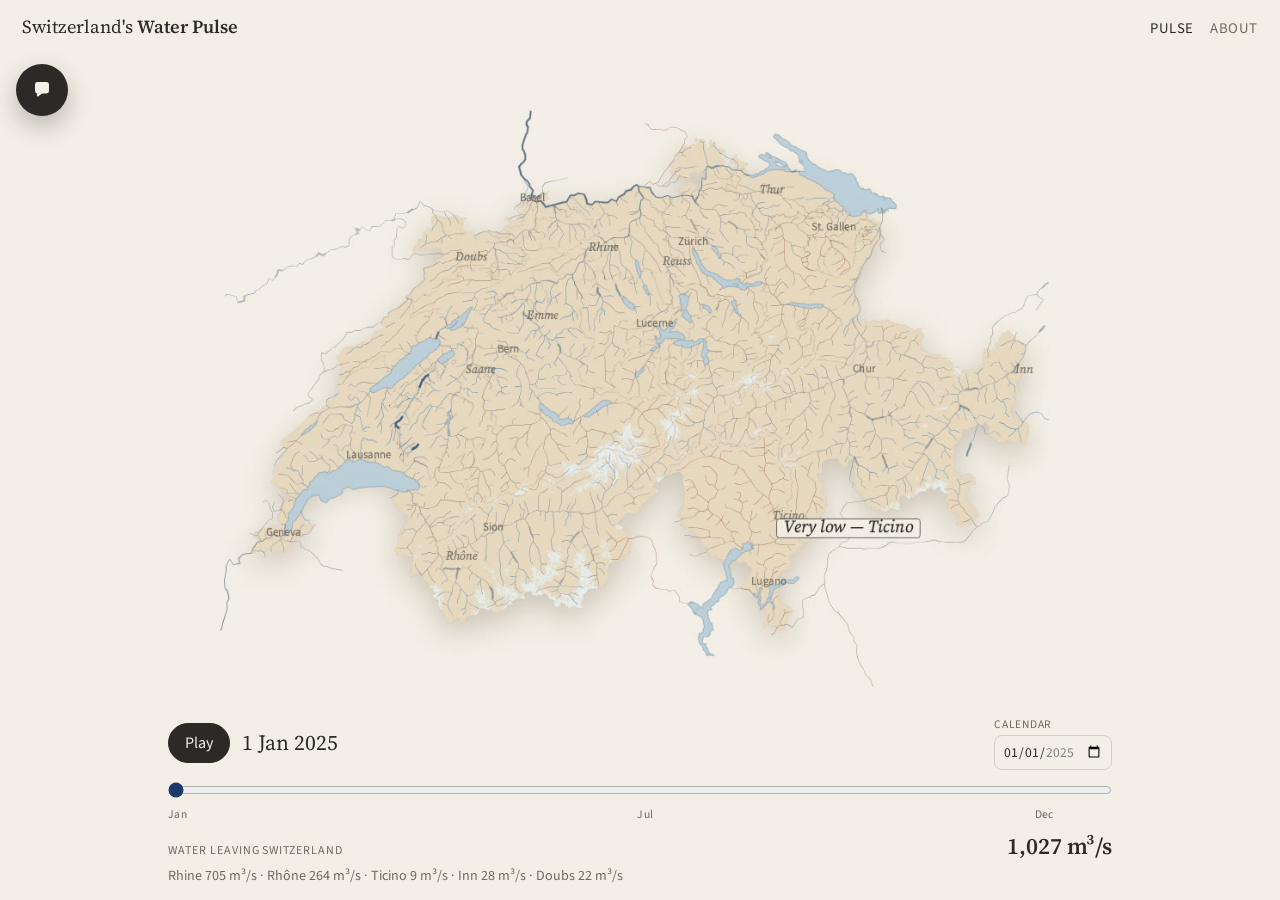
<file: docs/index.html>
<!DOCTYPE html>
<html lang="en">
  <head>
    <meta charset="utf-8" />
    <meta name="viewport" content="width=device-width, initial-scale=1, viewport-fit=cover" />
    <title>Switzerland's Water Pulse</title>
    <meta
      name="description"
      content="Every river in Switzerland, every day of 2025. Scrub the year, pick a date, or ask the film what the water was doing."
    />
    <meta property="og:title" content="Switzerland's Water Pulse" />
    <meta
      property="og:description"
      content="Every river in Switzerland, every day of 2025. Ribbon width follows discharge. Colour is the river against its own normal."
    />
    <meta property="og:type" content="website" />
    <meta property="og:url" content="https://alexanderduckworthhu.github.io/swiss-water-pulse/" />
    <meta property="og:image" content="https://alexanderduckworthhu.github.io/swiss-water-pulse/poster.jpg" />
    <link rel="canonical" href="https://alexanderduckworthhu.github.io/swiss-water-pulse/" />
    <link rel="icon" href="favicon.svg" type="image/svg+xml" />
    <link rel="preconnect" href="https://fonts.googleapis.com" />
    <link rel="preconnect" href="https://fonts.gstatic.com" crossorigin />
    <link
      href="https://fonts.googleapis.com/css2?family=Source+Sans+3:ital,wght@0,400;0,600;1,400&amp;family=Source+Serif+4:ital,opsz,wght@0,8..60,500;0,8..60,600;1,8..60,500&amp;display=swap"
      rel="stylesheet"
    />
    <link rel="stylesheet" href="styles.css?v=6" />
  </head>
  <body class="film-page">
    <header class="top">
      <a class="brand" href="./">Switzerland's <strong>Water Pulse</strong></a>
      <nav class="site-nav" aria-label="Pages">
        <a href="./" aria-current="page">Pulse</a>
        <a href="about.html">About</a>
      </nav>
    </header>

    <main class="pulse">
      <div class="stage">
        <video id="film" poster="poster.jpg?v=12" playsinline preload="metadata" aria-label="Switzerland's Water Pulse, 2025"></video>
        <button type="button" id="btn-chat" class="chat-toggle" aria-expanded="false" aria-controls="chat" aria-label="Ask about the water">
          <svg class="icon-chat" viewBox="0 0 24 24" aria-hidden="true">
            <path
              fill="currentColor"
              d="M5 6.4A2.4 2.4 0 0 1 7.4 4h9.2A2.4 2.4 0 0 1 19 6.4v6.7a2.4 2.4 0 0 1-2.4 2.4H12l-3.4 2.7c-.7.55-1.7.06-1.7-.8v-1.9H7.4A2.4 2.4 0 0 1 5 13.1V6.4Z"
            />
          </svg>
          <svg class="icon-close" viewBox="0 0 24 24" aria-hidden="true">
            <path fill="currentColor" d="M6.4 5 12 10.6 17.6 5 19 6.4 13.4 12 19 17.6 17.6 19 12 13.4 6.4 19 5 17.6 10.6 12 5 6.4Z" />
          </svg>
        </button>
        <section class="chat" id="chat" hidden>
          <div class="chat-head">
            <p class="chat-label">Ask the year</p>
            <button type="button" id="chat-close" aria-label="Close chat">×</button>
          </div>
          <div class="chat-log" id="chat-log" role="log" aria-live="polite"></div>
          <form class="ask" id="ask-form">
            <div class="ask-row">
              <label class="sr-only" for="ask-input">Question</label>
              <input id="ask-input" type="text" autocomplete="off" placeholder="Rhine on 15 June, or the peak day" />
              <button type="submit" aria-label="Send">
                <svg viewBox="0 0 24 24" aria-hidden="true">
                  <path fill="currentColor" d="M4 12.2 19.2 4.8c.7-.3 1.4.4 1.1 1.1L13.6 20c-.3.8-1.4.7-1.6-.1l-1.6-6.1-6.1-1.6c-.8-.2-.9-1.3-.3-1.6Z" />
                </svg>
              </button>
            </div>
          </form>
        </section>
      </div>

      <section class="controls" aria-label="Timeline">
        <div class="control-row">
          <button type="button" id="play" class="play">Play</button>
          <p id="stamp" class="stamp">1 Jan 2025</p>
          <label class="calendar">
            <span>Calendar</span>
            <input id="calendar" type="date" min="2025-01-01" max="2025-12-31" value="2025-01-01" />
          </label>
        </div>
        <label class="slider">
          <span class="sr-only">Day of 2025</span>
          <input id="day" type="range" min="0" max="364" value="0" step="1" />
        </label>
        <div class="ticks" aria-hidden="true">
          <span style="left: 0">Jan</span>
          <span style="left: 49.7%">Jul</span>
          <span style="left: 91.8%">Dec</span>
        </div>
        <p class="headline"><span>Water leaving Switzerland</span> <strong id="total">—</strong></p>
        <p id="parts" class="parts"></p>
      </section>
    </main>

    <script src="app.js?v=13"></script>
    <script src="chat.js?v=7"></script>
  </body>
</html>
</file>
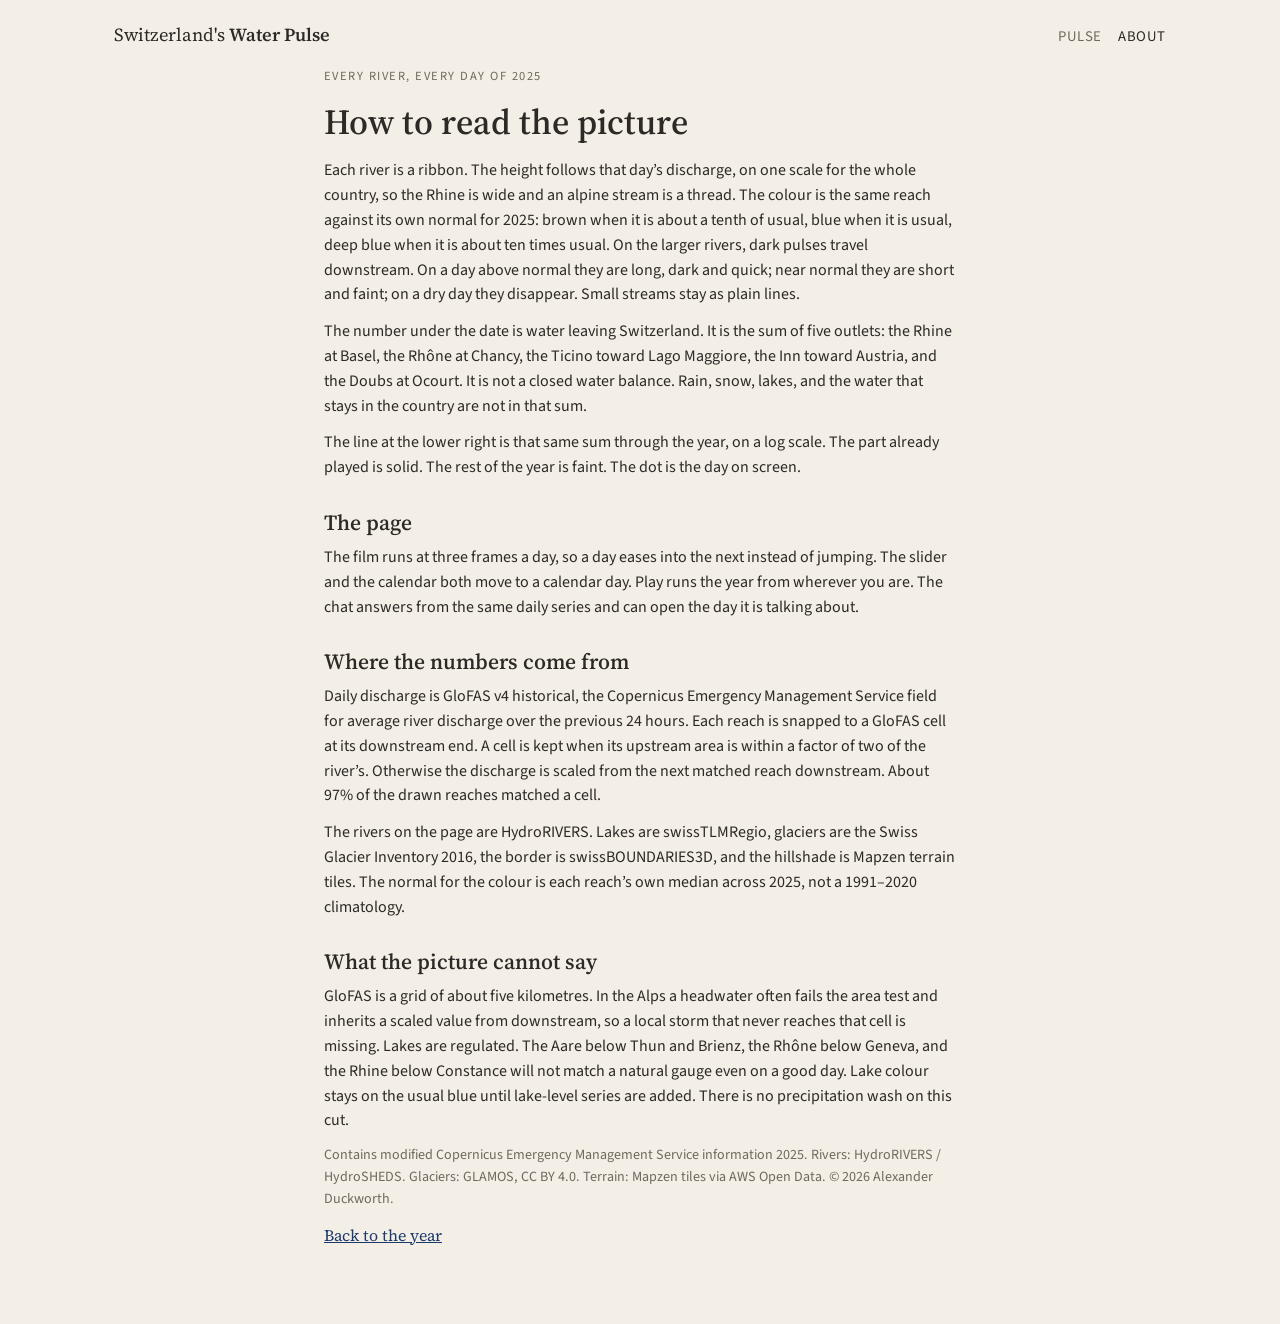
<file: docs/about.html>
<!DOCTYPE html>
<html lang="en">
  <head>
    <meta charset="utf-8" />
    <meta name="viewport" content="width=device-width, initial-scale=1, viewport-fit=cover" />
    <title>About · Switzerland's Water Pulse</title>
    <meta
      name="description"
      content="How the Water Pulse film is drawn: discharge, colour, the five outlets, and what the picture cannot say."
    />
    <link rel="canonical" href="https://alexanderduckworthhu.github.io/swiss-water-pulse/about.html" />
    <link rel="icon" href="favicon.svg" type="image/svg+xml" />
    <link rel="preconnect" href="https://fonts.googleapis.com" />
    <link rel="preconnect" href="https://fonts.gstatic.com" crossorigin />
    <link
      href="https://fonts.googleapis.com/css2?family=Source+Sans+3:ital,wght@0,400;0,600;1,400&amp;family=Source+Serif+4:ital,opsz,wght@0,8..60,500;0,8..60,600;1,8..60,500&amp;display=swap"
      rel="stylesheet"
    />
    <link rel="stylesheet" href="styles.css?v=1" />
  </head>
  <body class="about-page">
    <header class="top">
      <a class="brand" href="./">Switzerland's <strong>Water Pulse</strong></a>
      <nav class="site-nav" aria-label="Pages">
        <a href="./">Pulse</a>
        <a href="about.html" aria-current="page">About</a>
      </nav>
    </header>

    <article class="about">
      <p class="kicker">Every river, every day of 2025</p>
      <h1>How to read the picture</h1>
      <p>
        Each river is a ribbon. The height follows that day’s discharge, on one scale for the whole
        country, so the Rhine is wide and an alpine stream is a thread. The colour is the same reach against its own
        normal for 2025: brown when it is about a tenth of usual, blue when it is usual, deep blue when it is about
        ten times usual. On the larger rivers, dark pulses travel downstream. On a day above normal they are long, dark and quick; near normal they are short and faint; on a dry day they disappear. Small streams stay as plain lines.
      </p>
      <p>
        The number under the date is water leaving Switzerland. It is the sum of five outlets: the Rhine at Basel, the
        Rhône at Chancy, the Ticino toward Lago Maggiore, the Inn toward Austria, and the Doubs at Ocourt. It is not a
        closed water balance. Rain, snow, lakes, and the water that stays in the country are not in that sum.
      </p>
      <p>
        The line at the lower right is that same sum through the year, on a log scale. The part already played is
        solid. The rest of the year is faint. The dot is the day on screen.
      </p>

      <h2>The page</h2>
      <p>
        The film runs at three frames a day, so a day eases into the next instead of jumping. The slider and the
        calendar both move to a calendar day. Play runs the year from wherever you are. The chat answers from the same
        daily series and can open the day it is talking about.
      </p>

      <h2>Where the numbers come from</h2>
      <p>
        Daily discharge is GloFAS v4 historical, the Copernicus Emergency Management Service field for average river
        discharge over the previous 24 hours. Each reach is snapped to a GloFAS cell at its downstream end. A cell is
        kept when its upstream area is within a factor of two of the river’s. Otherwise the discharge is scaled from
        the next matched reach downstream. About 97% of the drawn reaches matched a cell.
      </p>
      <p>
        The rivers on the page are HydroRIVERS. Lakes are swissTLMRegio, glaciers are the Swiss Glacier Inventory
        2016, the border is swissBOUNDARIES3D, and the hillshade is Mapzen terrain tiles. The normal for the colour is
        each reach’s own median across 2025, not a 1991–2020 climatology.
      </p>

      <h2>What the picture cannot say</h2>
      <p>
        GloFAS is a grid of about five kilometres. In the Alps a headwater often fails the area test and inherits a
        scaled value from downstream, so a local storm that never reaches that cell is missing. Lakes are regulated.
        The Aare below Thun and Brienz, the Rhône below Geneva, and the Rhine below Constance will not match a natural
        gauge even on a good day. Lake colour stays on the usual blue until lake-level series are added. There is no
        precipitation wash on this cut.
      </p>
      <p class="credit">
        Contains modified Copernicus Emergency Management Service information 2025. Rivers: HydroRIVERS / HydroSHEDS.
        Glaciers: GLAMOS, CC BY 4.0. Terrain: Mapzen tiles via AWS Open Data. © 2026 Alexander Duckworth.
      </p>
      <p><a class="back" href="./">Back to the year</a></p>
    </article>
  </body>
</html>
</file>
<file: docs/styles.css>
:root {
  --paper: #f3eee6;
  --ink: #2c2926;
  --muted: #6f695f;
  --faint: #b7b0a4;
  --line: rgba(44, 41, 38, 0.16);
  --blue: #1b3a6b;
  --shadow: 0 18px 50px rgba(44, 41, 38, 0.14);
  --serif: "Source Serif 4", Georgia, serif;
  --sans: "Source Sans 3", "Source Sans Pro", sans-serif;
}

* { box-sizing: border-box; }

html, body {
  margin: 0;
  background: var(--paper);
  color: var(--ink);
  font-family: var(--sans);
  font-size: 16px;
}

button, input { font: inherit; color: inherit; }

a { color: var(--blue); }

.sr-only {
  position: absolute;
  width: 1px;
  height: 1px;
  padding: 0;
  margin: -1px;
  overflow: hidden;
  clip: rect(0, 0, 0, 0);
  border: 0;
}

.top {
  display: flex;
  align-items: baseline;
  justify-content: space-between;
  gap: 16px;
  max-width: 1100px;
  margin: 0 auto;
  padding: 22px 24px 8px;
}

.brand {
  color: var(--ink);
  font-family: var(--serif);
  font-size: 1.15rem;
  text-decoration: none;
}

.brand strong { font-weight: 600; }

.site-nav { display: flex; gap: 16px; }

.site-nav a {
  color: var(--muted);
  font-size: 0.92rem;
  letter-spacing: 0.04em;
  text-decoration: none;
  text-transform: uppercase;
}

.site-nav a[aria-current="page"] { color: var(--ink); }

.pulse {
  display: grid;
  justify-items: center;
  padding: 8px 16px 40px;
}

.stage {
  position: relative;
  width: min(520px, 100%);
}

video {
  display: block;
  width: 100%;
  height: auto;
  aspect-ratio: 1080 / 1350;
  background: #e7e0d4;
  border-radius: 2px;
  box-shadow: var(--shadow);
}

.film-page {
  height: 100dvh;
  overflow: hidden;
}

.film-page .top {
  position: absolute;
  z-index: 4;
  top: 0;
  right: 0;
  left: 0;
  max-width: none;
  margin: 0;
  padding: 14px 22px;
  background: linear-gradient(to bottom, rgba(243, 238, 230, 0.92), rgba(243, 238, 230, 0));
}

.film-page .pulse {
  position: relative;
  height: 100dvh;
  padding: 0;
}

.film-page .stage {
  position: absolute;
  inset: 48px 0 108px;
  width: auto;
  overflow: hidden;
}

.film-page video {
  position: absolute;
  top: 0;
  left: 50%;
  width: auto;
  height: 156%;
  max-width: none;
  aspect-ratio: auto;
  object-fit: fill;
  background: transparent;
  border-radius: 0;
  box-shadow: none;
  transform: translate(-50%, -18%);
}

@media (max-width: 800px) {
  .film-page .brand {
    position: absolute;
    width: 1px;
    height: 1px;
    overflow: hidden;
    clip: rect(0, 0, 0, 0);
  }

  .film-page video {
    top: 50%;
    width: 100%;
    height: auto;
    transform: translate(-50%, -50%);
  }
}

.controls {
  width: min(520px, 100%);
  margin-top: 16px;
}

.film-page .controls {
  position: absolute;
  z-index: 4;
  left: 50%;
  bottom: 0;
  transform: translateX(-50%);
  width: min(960px, calc(100% - 28px));
  margin: 0;
  padding: 10px 8px 14px;
  background: linear-gradient(to top, rgba(243, 238, 230, 0.94) 70%, rgba(243, 238, 230, 0));
}

.film-page .chat-toggle {
  top: 16px;
  right: auto;
  bottom: auto;
  left: 16px;
}

.film-page .chat {
  top: 78px;
  right: auto;
  bottom: auto;
  left: 16px;
  height: min(460px, calc(100% - 110px));
}

.control-row {
  display: flex;
  align-items: center;
  gap: 12px;
}

.play {
  flex: 0 0 auto;
  padding: 8px 16px;
  border: 1px solid var(--ink);
  border-radius: 999px;
  background: var(--ink);
  color: var(--paper);
  cursor: pointer;
}

.play:hover { background: var(--blue); border-color: var(--blue); }

.stamp {
  flex: 1;
  margin: 0;
  font-family: var(--serif);
  font-size: 1.35rem;
}

.calendar {
  display: flex;
  flex-direction: column;
  gap: 2px;
  color: var(--muted);
  font-size: 0.72rem;
  letter-spacing: 0.06em;
  text-transform: uppercase;
}

.calendar input {
  padding: 6px 8px;
  border: 1px solid var(--line);
  border-radius: 8px;
  background: transparent;
  color: var(--ink);
  font-size: 0.85rem;
  letter-spacing: 0;
  text-transform: none;
}

.slider { display: block; margin-top: 12px; }

.slider input {
  width: 100%;
  margin: 0;
  accent-color: var(--blue);
  cursor: pointer;
}

.ticks {
  position: relative;
  height: 18px;
  color: var(--muted);
  font-size: 0.72rem;
  letter-spacing: 0.04em;
}

.ticks span { position: absolute; top: 2px; }

.headline {
  display: flex;
  align-items: baseline;
  justify-content: space-between;
  gap: 12px;
  margin: 8px 0 0;
}

.headline span {
  color: var(--muted);
  font-size: 0.75rem;
  letter-spacing: 0.08em;
  text-transform: uppercase;
}

.headline strong {
  font-family: var(--serif);
  font-size: 1.45rem;
  font-weight: 600;
}

.parts {
  margin: 4px 0 0;
  color: var(--muted);
  font-size: 0.88rem;
  line-height: 1.45;
}

.chat-toggle {
  position: absolute;
  z-index: 5;
  right: 14px;
  bottom: 14px;
  display: grid;
  place-items: center;
  width: 52px;
  height: 52px;
  padding: 0;
  border: 0;
  border-radius: 50%;
  background: var(--ink);
  color: var(--paper);
  cursor: pointer;
  box-shadow: 0 10px 24px rgba(44, 41, 38, 0.28);
}

.chat-toggle svg { width: 24px; height: 24px; }
.chat-toggle .icon-close { display: none; }
.chat-toggle.on .icon-chat { display: none; }
.chat-toggle.on .icon-close { display: block; }

.chat[hidden] { display: none; }

.chat {
  position: absolute;
  z-index: 6;
  right: 14px;
  bottom: 76px;
  display: flex;
  flex-direction: column;
  width: min(360px, calc(100% - 28px));
  height: min(460px, 70%);
  overflow: hidden;
  background: #fffaf3;
  border: 1px solid var(--line);
  border-radius: 18px;
  box-shadow: var(--shadow);
}

.chat-head {
  display: flex;
  align-items: center;
  justify-content: space-between;
  padding: 12px 14px;
  border-bottom: 1px solid var(--line);
}

.chat-label {
  margin: 0;
  font-family: var(--serif);
  font-size: 1.05rem;
}

#chat-close {
  width: 28px;
  height: 28px;
  padding: 0;
  border: 0;
  border-radius: 50%;
  background: transparent;
  color: var(--muted);
  font-size: 1.2rem;
  cursor: pointer;
}

.chat-log {
  display: flex;
  flex: 1;
  flex-direction: column;
  gap: 10px;
  min-height: 0;
  padding: 14px;
  overflow-y: auto;
}

.chat-msg {
  max-width: 88%;
  padding: 10px 12px;
  border-radius: 16px;
  font-size: 0.9rem;
  line-height: 1.45;
}

.chat-msg.user {
  align-self: flex-end;
  border-bottom-right-radius: 5px;
  background: var(--ink);
  color: var(--paper);
}

.chat-msg.bot {
  align-self: flex-start;
  border-bottom-left-radius: 5px;
  background: rgba(44, 41, 38, 0.06);
}

.chat-msg button {
  display: inline;
  margin: 0 6px 0 0;
  padding: 0;
  border: 0;
  background: none;
  color: var(--blue);
  font: inherit;
  text-decoration: underline;
  text-underline-offset: 2px;
  cursor: pointer;
}

.chips { display: flex; flex-wrap: wrap; gap: 6px; margin-top: 8px; }

.chips button {
  margin: 0;
  padding: 4px 8px;
  border: 1px solid var(--line);
  border-radius: 999px;
  background: transparent;
  color: var(--ink);
  font-size: 0.78rem;
  text-decoration: none;
}

.ask {
  padding: 10px;
  border-top: 1px solid var(--line);
}

.ask-row { display: flex; gap: 6px; }

.ask input {
  flex: 1;
  min-width: 0;
  padding: 10px 14px;
  border: 1px solid var(--line);
  border-radius: 999px;
  background: transparent;
}

.ask input:focus { outline: none; border-color: var(--blue); }

.ask-row button {
  display: grid;
  place-items: center;
  width: 40px;
  height: 40px;
  padding: 0;
  border: 0;
  border-radius: 50%;
  background: var(--ink);
  color: var(--paper);
  cursor: pointer;
}

.ask-row button svg { width: 18px; height: 18px; }

.about {
  max-width: 680px;
  margin: 0 auto;
  padding: 12px 24px 64px;
}

.about h1, .about h2 {
  font-family: var(--serif);
  font-weight: 560;
}

.about h1 { font-size: 2.2rem; margin: 0 0 12px; }
.about h2 { font-size: 1.35rem; margin: 28px 0 8px; }

.about p { margin: 0 0 12px; line-height: 1.55; }

.kicker {
  margin: 0 0 6px;
  color: var(--muted);
  font-size: 0.78rem;
  letter-spacing: 0.12em;
  text-transform: uppercase;
}

.credit { color: var(--muted); font-size: 0.88rem; }

.back { font-family: var(--serif); }

@media (max-width: 640px) {
  .control-row { flex-wrap: wrap; }
  .stamp { order: -1; width: 100%; }
  .chat { height: min(420px, 62%); }
}
</file>
